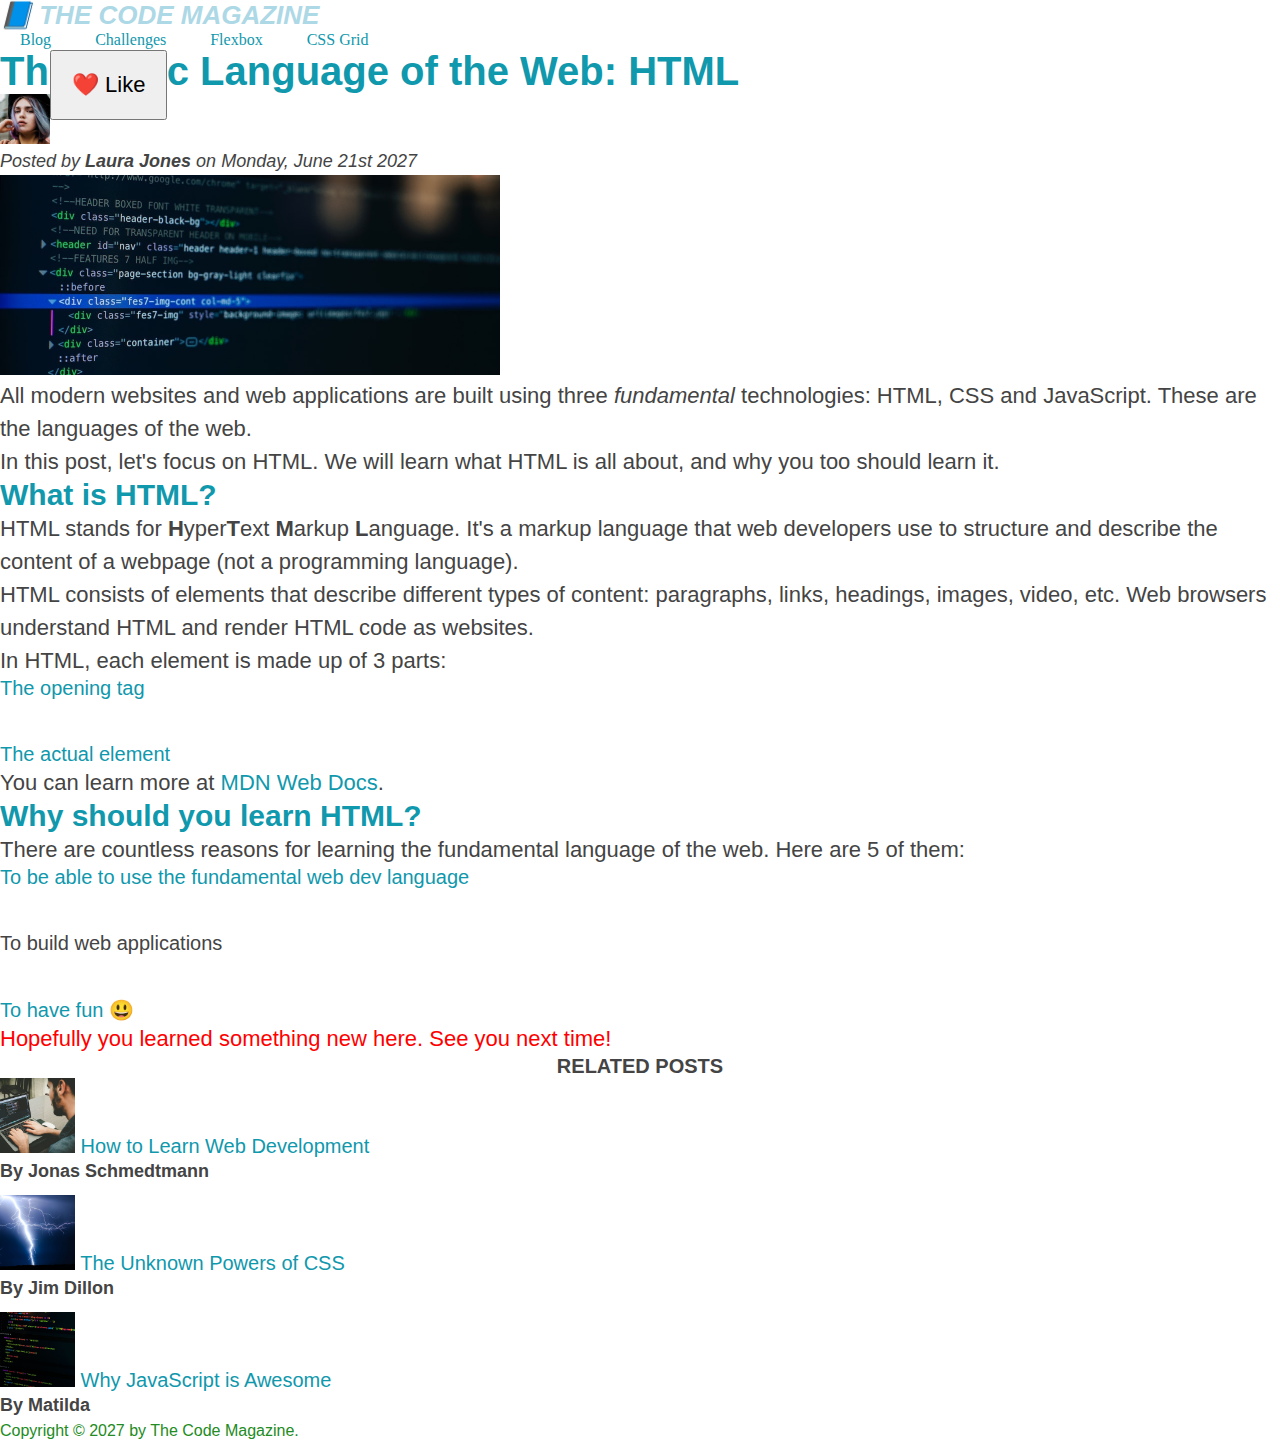
<file: index.html>
<!DOCTYPE html>
<html lang="en">

<head>
  <meta charset="UTF-8" />

  <title>The Basic Language of the Web: HTML</title>
  <!-- here it is example of  internal css given below -->
  <!-- <style>
    h1 {
      color: blue;
    }
  </style> -->
  <link href="style.css" rel="stylesheet" />
</head>

<body>
  <!--
    <h1>The Basic Language of the Web: HTML</h1>
    <h2>The Basic Language of the Web: HTML</h2>
    <h3>The Basic Language of the Web: HTML</h3>
    <h4>The Basic Language of the Web: HTML</h4>
    <h5>The Basic Language of the Web: HTML</h5>
    <h6>The Basic Language of the Web: HTML</h6>
    -->
  <header class="main-header">
    <!-- inline css should never be used blew this is the example of inline css-->
    <h1 style="color:lightblue">📘 The Code Magazine</h1>

    <nav class="nav">
      <a href="blog.html">Blog</a>
      <a href="#">Challenges</a>
      <a href="#">Flexbox</a>
      <a href="#">CSS Grid</a>
    </nav>
  </header>

  <article>
    <header>
      <h2>The Basic Language of the Web: HTML</h2>

      <img src="img/laura-jones.jpg" alt="Headshot of Laura Jones" height="50" width="50" />

      <p id="author"> Posted by <strong>Laura Jones</strong> on Monday, June 21st 2027</p>

      <img src="img/post-img.jpg" alt="HTML code on a screen" width="500" height="200" />
    </header>

    <p>
      All modern websites and web applications are built using three
      <em>fundamental</em>
      technologies: HTML, CSS and JavaScript. These are the languages of the
      web.
    </p>

    <p>
      In this post, let's focus on HTML. We will learn what HTML is all about,
      and why you too should learn it.
    </p>

    <h3>What is HTML?</h3>
    <p>
      HTML stands for <strong>H</strong>yper<strong>T</strong>ext
      <strong>M</strong>arkup <strong>L</strong>anguage. It's a markup
      language that web developers use to structure and describe the content
      of a webpage (not a programming language).
    </p>
    <p>
      HTML consists of elements that describe different types of content:
      paragraphs, links, headings, images, video, etc. Web browsers understand
      HTML and render HTML code as websites.
    </p>
    <p>In HTML, each element is made up of 3 parts:</p>

    <ol>
      <li>The opening tag</li>
      <li>The closing tag </li>
      <li>The actual element</li>
    </ol>

    <p>
      You can learn more at
      <a href="https://developer.mozilla.org/en-US/docs/Web/HTML" target="_blank">MDN Web Docs</a>.
    </p>

    <h3>Why should you learn HTML?</h3>

    <p>
      There are countless reasons for learning the fundamental language of the
      web. Here are 5 of them:
    </p>

    <ul>
      <li>To be able to use the fundamental web dev language</li>
      <li>
        To hand-craft beautiful websites instead of relying on tools like
        Worpress or Wix
      </li>
      <li>To build web applications</li>
      <li>To impress friends</li>
      <li>To have fun 😃</li>
    </ul>

    <p>Hopefully you learned something new here. See you next time!</p>
  </article>

  <aside>
    <h4>Related posts</h4>

    <ul id="ul">
      <li>
        <img src="img/related-1.jpg" alt="Person programming" width="75" width="75" />
        <a href="#">How to Learn Web Development</a>
        <p class="related-author">By Jonas Schmedtmann</p>
      </li>
      <li>
        <img src="img/related-2.jpg" alt="Lightning" width="75" heigth="75" />
        <a href="#">The Unknown Powers of CSS</a>
        <p class="related-author">By Jim Dillon</p>
      </li>
      <li>
        <img src="img/related-3.jpg" alt="JavaScript code on a screen" width="75" height="75" />
        <a href="#">Why JavaScript is Awesome</a>
        <p class="related-author">By Matilda</p>
      </li>
    </ul>
  </aside>

  <footer>
    <p id="copyright" class="copyright text"> Copyright &copy; 2027 by The Code Magazine.</p>
  </footer>
  <div class="main-cointainer"></div>
  <button class="btn">❤️ Like</button>
</body>

</html>
</file>
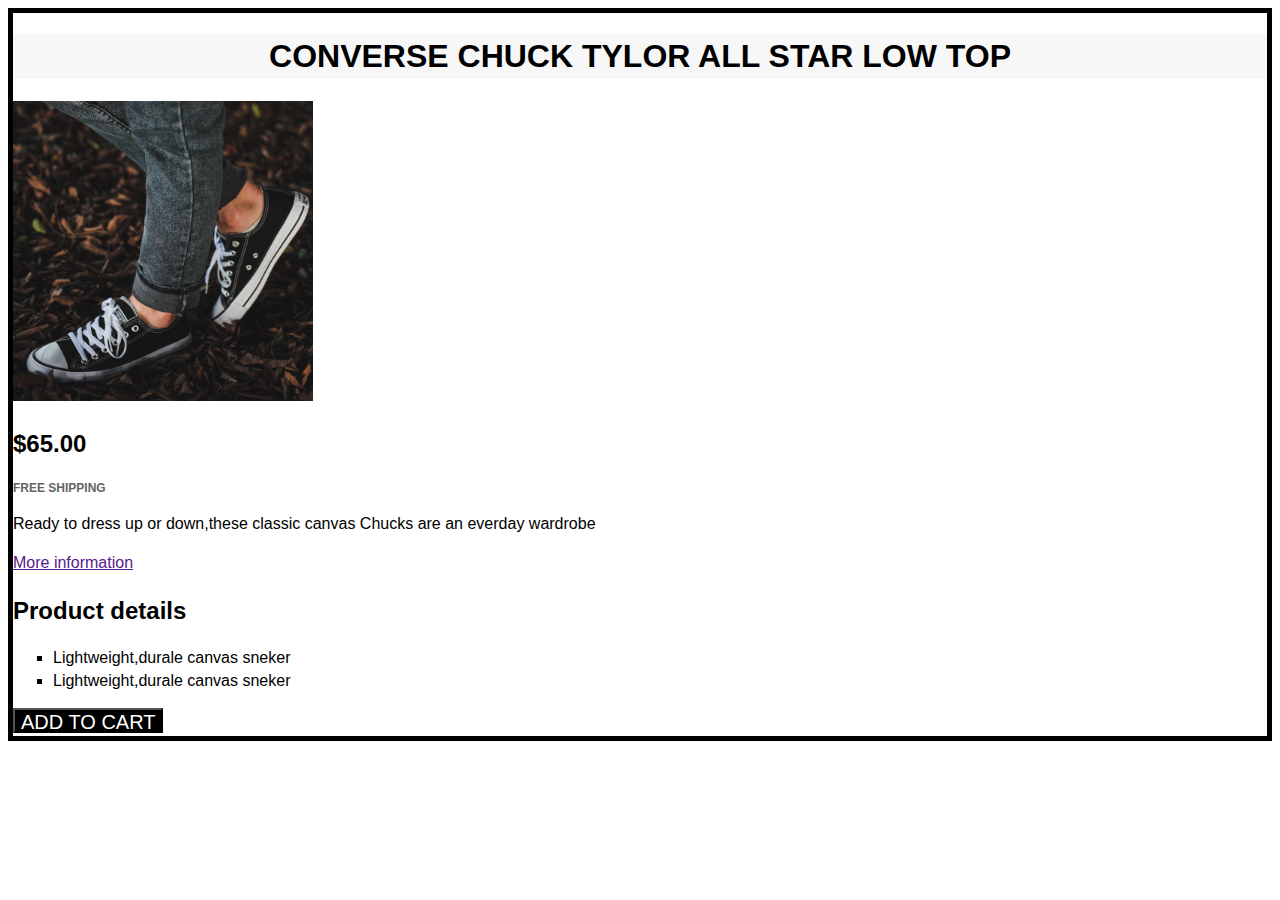
<file: 02-HTML-Fundamentals/index.html>
<!DOCTYPE html>
<html lang="en">
<!-- challenge 1 -->

<head>
  <meta charset="UTF-8">
  <meta http-equiv="X-UA-Compatible" content="IE=edge">
  <meta name="viewport" content="width=device-width, initial-scale=1.0">
  <title>Document</title>
  <link rel="stylesheet" href="style.css">
</head>

<body>
  <h1 class="h1">Converse Chuck Tylor All Star Low Top</h1>
  <img class="img" src="challenges.jpg" alt="shoes">
  <h2>$65.00</h2>
  <h3 class="h3">Free shipping</h3>
  <p>Ready to dress up or down,these classic canvas Chucks are an everday wardrobe</p>
  <a class="a" href="">More information</a>
  <h2>Product details </h2>
  <ul>
    <li>
      Lightweight,durale canvas sneker
    </li>
    <li>
      Lightweight,durale canvas sneker
    </li>
  </ul>
  <button class="button"><span class="hover">Add to cart</span> </button>
</body>

</html>
</file>
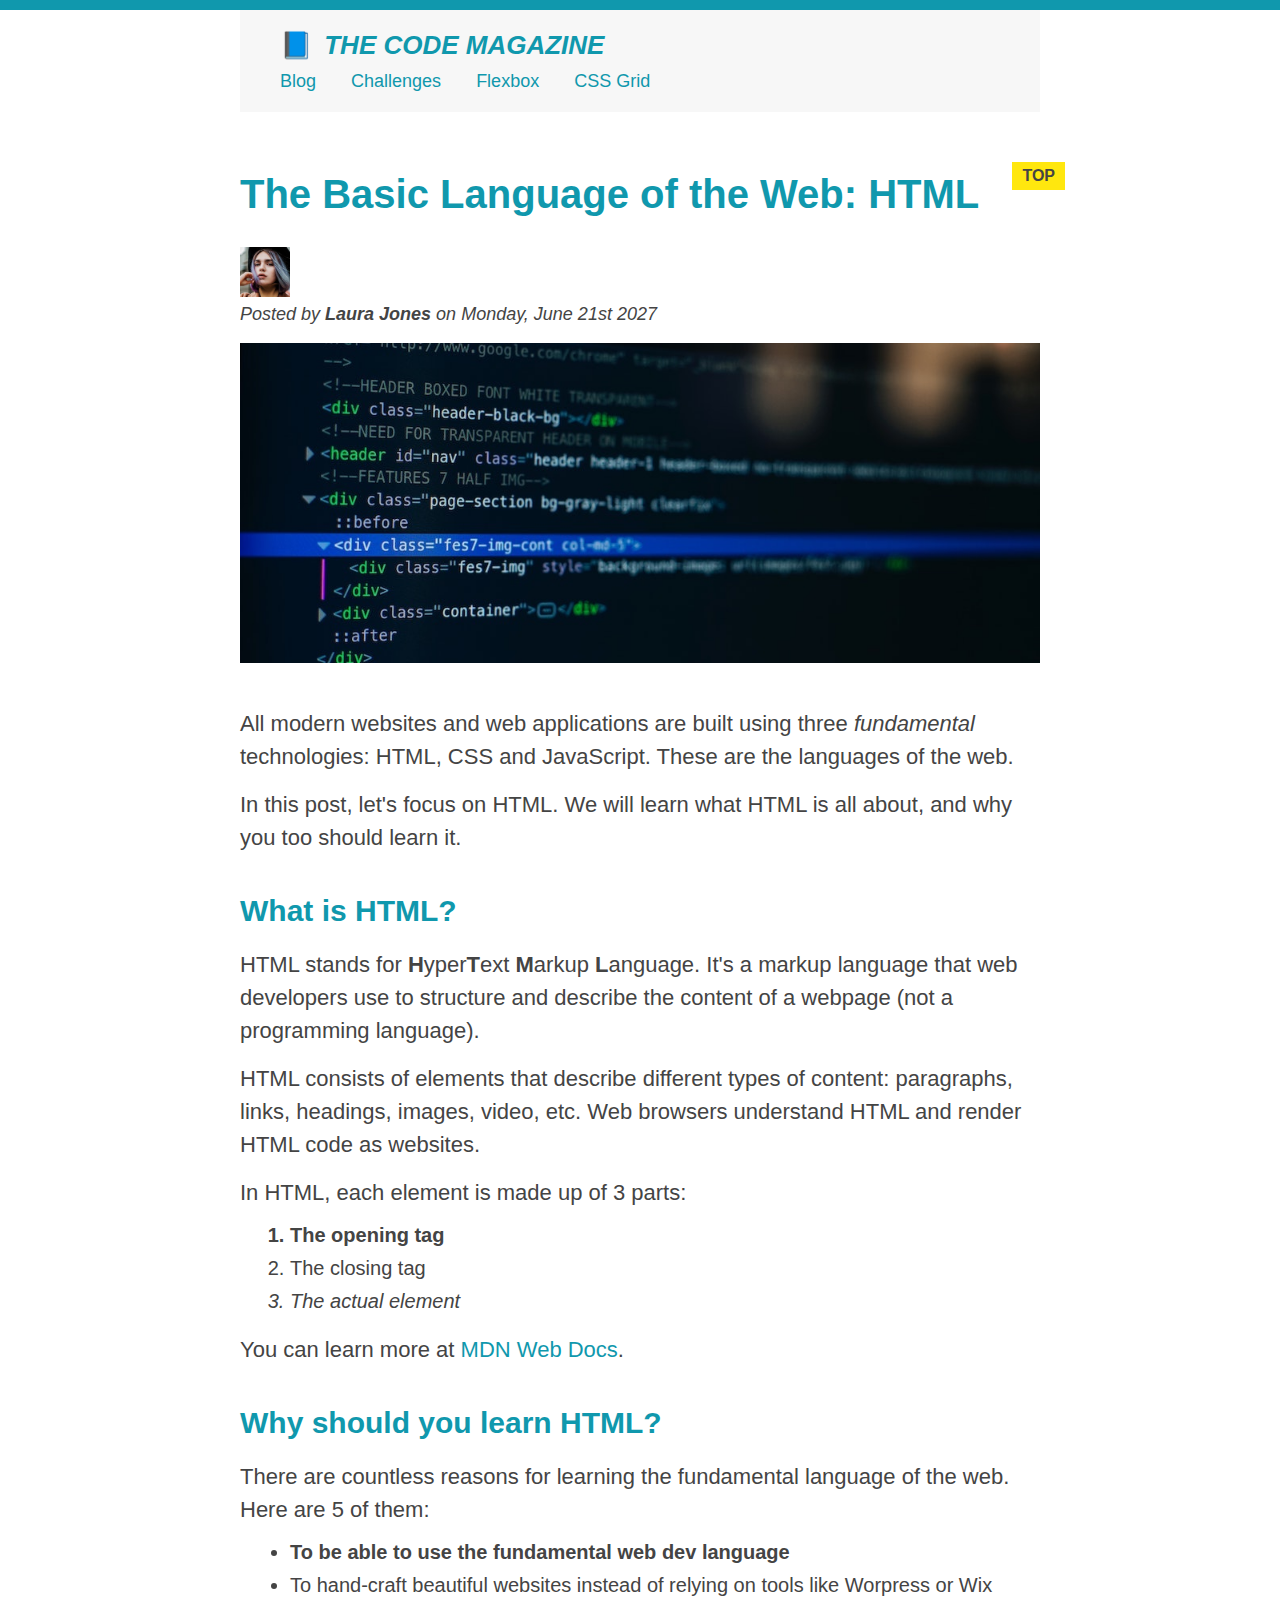
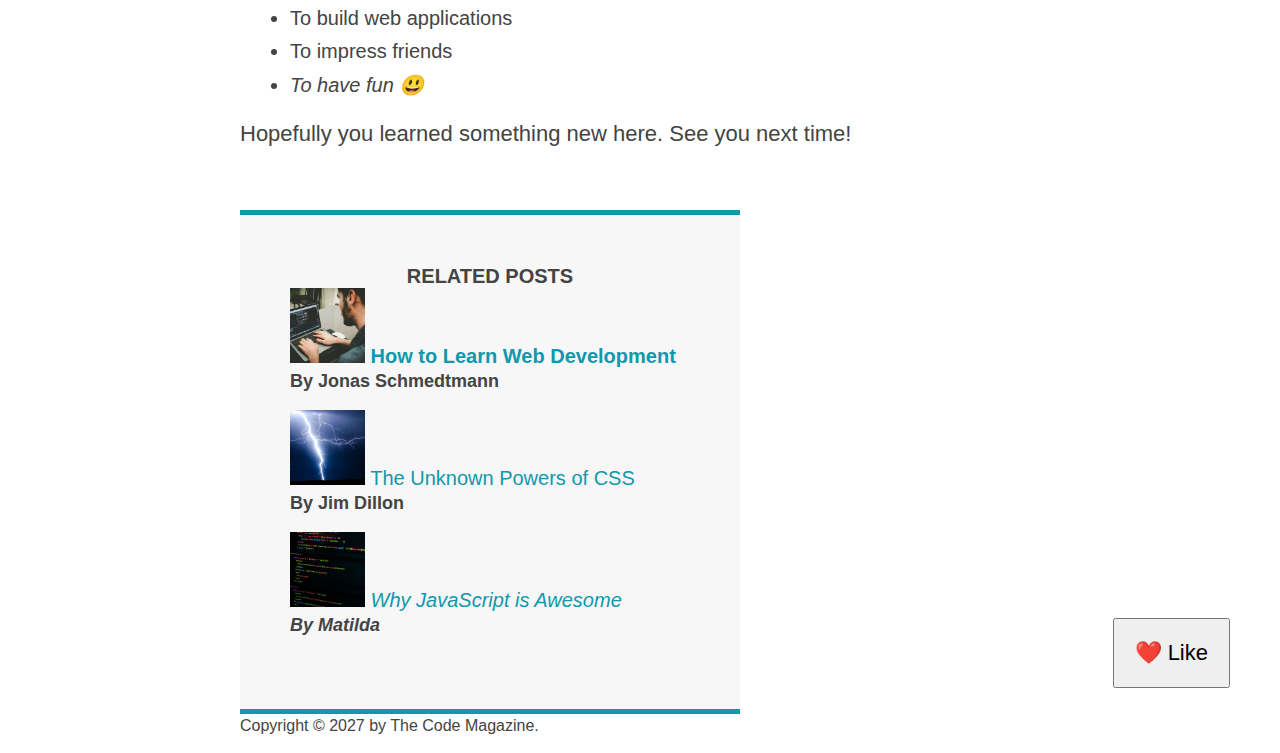
<file: 04-CSS-Layouts/index.html>
<!DOCTYPE html>
<html lang="en">
  <head>
    <meta charset="UTF-8" />
    <link href="style.css" rel="stylesheet" />

    <title>The Basic Language of the Web: HTML</title>
  </head>

  <body>
    <!--
    <h1>The Basic Language of the Web: HTML</h1>
    <h2>The Basic Language of the Web: HTML</h2>
    <h3>The Basic Language of the Web: HTML</h3>
    <h4>The Basic Language of the Web: HTML</h4>
    <h5>The Basic Language of the Web: HTML</h5>
    <h6>The Basic Language of the Web: HTML</h6>
    -->

    <div class="container">
      <header class="main-header">
        <h1>📘 The Code Magazine</h1>

        <nav>
          <!-- <strong>This is the navigation</strong> -->
          <a href="blog.html">Blog</a>
          <a href="#">Challenges</a>
          <a href="#">Flexbox</a>
          <a href="#">CSS Grid</a>
        </nav>
      </header>

      <article>
        <header class="post-header">
          <h2>The Basic Language of the Web: HTML</h2>

          <img
            src="img/laura-jones.jpg"
            alt="Headshot of Laura Jones"
            height="50"
            width="50"
          />

          <p id="author">
            Posted by <strong>Laura Jones</strong> on Monday, June 21st 2027
          </p>

          <img
            src="img/post-img.jpg"
            alt="HTML code on a screen"
            width="500"
            height="200"
            class="post-img"
          />
          <button>❤️ Like</button>
        </header>

        <p>
          All modern websites and web applications are built using three
          <em>fundamental</em>
          technologies: HTML, CSS and JavaScript. These are the languages of the
          web.
        </p>

        <p>
          In this post, let's focus on HTML. We will learn what HTML is all
          about, and why you too should learn it.
        </p>

        <h3>What is HTML?</h3>
        <p>
          HTML stands for <strong>H</strong>yper<strong>T</strong>ext
          <strong>M</strong>arkup <strong>L</strong>anguage. It's a markup
          language that web developers use to structure and describe the content
          of a webpage (not a programming language).
        </p>
        <p>
          HTML consists of elements that describe different types of content:
          paragraphs, links, headings, images, video, etc. Web browsers
          understand HTML and render HTML code as websites.
        </p>
        <p>In HTML, each element is made up of 3 parts:</p>

        <ol>
          <li class="first-li">The opening tag</li>
          <li>The closing tag</li>
          <li>The actual element</li>
        </ol>

        <p>
          You can learn more at
          <a
            href="https://developer.mozilla.org/en-US/docs/Web/HTML"
            target="_blank"
            >MDN Web Docs</a
          >.
        </p>

        <h3>Why should you learn HTML?</h3>

        <p>
          There are countless reasons for learning the fundamental language of
          the web. Here are 5 of them:
        </p>

        <ul>
          <li class="first-li">
            To be able to use the fundamental web dev language
          </li>
          <li>
            To hand-craft beautiful websites instead of relying on tools like
            Worpress or Wix
          </li>
          <li>To build web applications</li>
          <li>To impress friends</li>
          <li>To have fun 😃</li>
        </ul>

        <p>Hopefully you learned something new here. See you next time!</p>
      </article>

      <aside>
        <h4>Related posts</h4>

        <ul class="related">
          <li>
            <img
              src="img/related-1.jpg"
              alt="Person programming"
              width="75"
              height="75"
            />
            <a href="#">How to Learn Web Development</a>
            <p class="related-author">By Jonas Schmedtmann</p>
          </li>
          <li>
            <img
              src="img/related-2.jpg"
              alt="Lightning"
              width="75"
              height="75"
            />
            <a href="#">The Unknown Powers of CSS</a>
            <p class="related-author">By Jim Dillon</p>
          </li>
          <li>
            <img
              src="img/related-3.jpg"
              alt="JavaScript code on a screen"
              width="75"
              height="75"
            />
            <a href="#">Why JavaScript is Awesome</a>
            <p class="related-author">By Matilda</p>
          </li>
        </ul>
      </aside>

      <footer>
        <p id="copyright" class="copyright text">
          Copyright &copy; 2027 by The Code Magazine.
        </p>
      </footer>
    </div>
  </body>
</html>
</file>
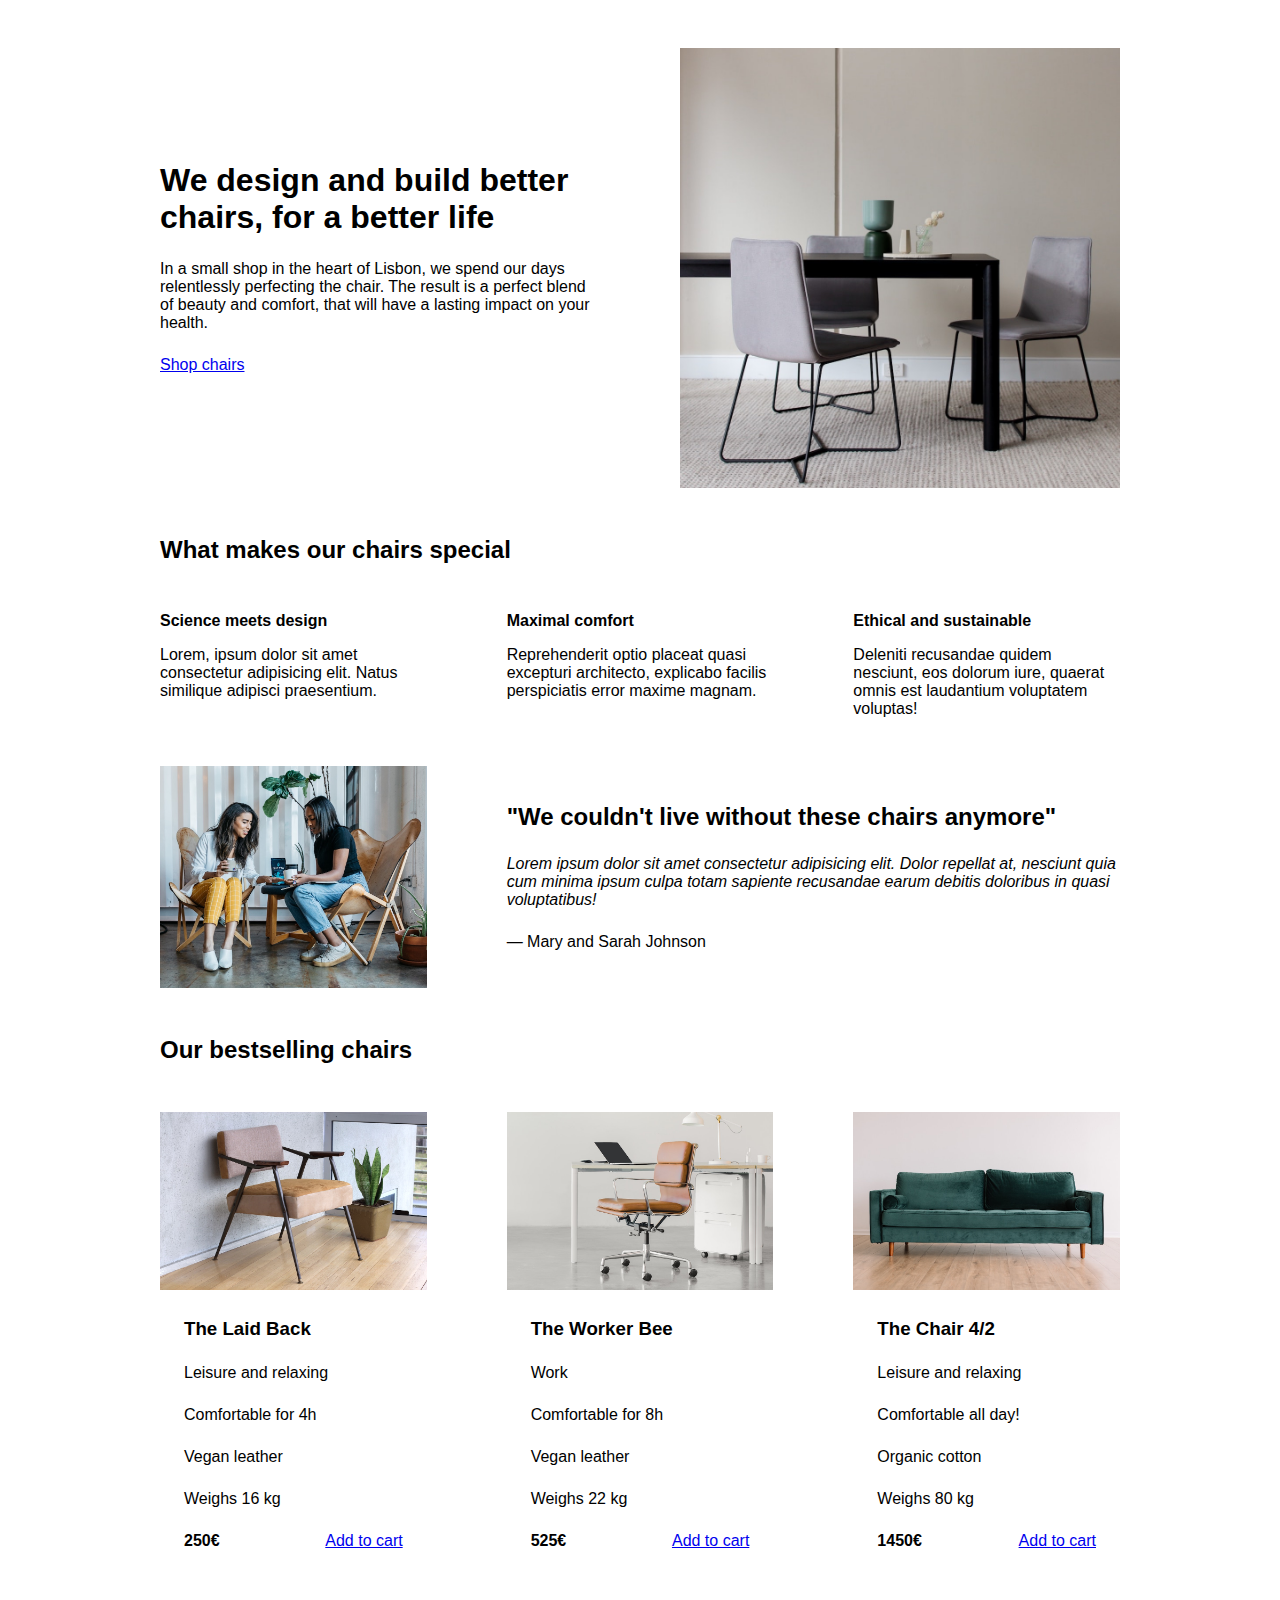
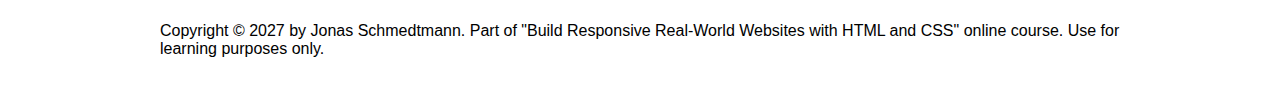
<file: 05-Design/index.html>
<!DOCTYPE html>
<html lang="en">
  <head>
    <meta charset="UTF-8" />
    <meta http-equiv="X-UA-Compatible" content="IE=edge" />
    <meta name="viewport" content="width=device-width, initial-scale=1.0" />

    <link rel="stylesheet" href="style.css" />
    <title>Lisbon Chair Shop</title>
  </head>
  <body>
    <div class="container">
      <header>
        <div class="header-text-box">
          <h1>We design and build better chairs, for a better life</h1>
          <p class="header-text">
            In a small shop in the heart of Lisbon, we spend our days
            relentlessly perfecting the chair. The result is a perfect blend of
            beauty and comfort, that will have a lasting impact on your health.
          </p>
          <a class="btn btn--big" href="#">Shop chairs</a>
        </div>
        <img src="hero.jpg" alt="Photo" />
      </header>

      <section>
        <h2>What makes our chairs special</h2>
        <div class="grid-3-cols">
          <div>
            <p class="features-title"><strong>Science meets design</strong></p>
            <p class="features-text">
              Lorem, ipsum dolor sit amet consectetur adipisicing elit. Natus
              similique adipisci praesentium.
            </p>
          </div>

          <div>
            <p class="features-title">
              <strong>Maximal comfort</strong>
            </p>
            <p class="features-text">
              Reprehenderit optio placeat quasi excepturi architecto, explicabo
              facilis perspiciatis error maxime magnam.
            </p>
          </div>

          <div>
            <p class="features-title">
              <strong>Ethical and sustainable</strong>
            </p>
            <p class="features-text">
              Deleniti recusandae quidem nesciunt, eos dolorum iure, quaerat
              omnis est laudantium voluptatem voluptas!
            </p>
          </div>
        </div>
      </section>

      <section class="testimonial-section">
        <div class="grid-3-cols">
          <img src="customers.jpg" alt="People sitting on chairs" />
          <div class="testimonial-box">
            <h2>"We couldn't live without these chairs anymore"</h2>
            <blockquote class="testimonial-text">
              Lorem ipsum dolor sit amet consectetur adipisicing elit. Dolor
              repellat at, nesciunt quia cum minima ipsum culpa totam sapiente
              recusandae earum debitis doloribus in quasi voluptatibus!
            </blockquote>
            <p class="testimonial-author">&mdash; Mary and Sarah Johnson</p>
          </div>
        </div>
      </section>

      <section>
        <h2>Our bestselling chairs</h2>
        <div class="grid-3-cols">
          <figure class="chair">
            <img src="chair-1.jpg" alt="Chair" />
            <div class="chair-box">
              <h3>The Laid Back</h3>
              <ul class="chair-details">
                <li>
                  <!-- Span is a generic INLINE text element, it doesn't have any meaning. It's like a div element, but inline -->
                  <span>Leisure and relaxing</span>
                </li>
                <li>
                  <span>Comfortable for 4h</span>
                </li>
                <li>
                  <span>Vegan leather</span>
                </li>
                <li>
                  <span>Weighs 16 kg</span>
                </li>
              </ul>
              <div class="chair-price">
                <strong>250€</strong>
                <a href="#" class="btn btn--small">Add to cart</a>
              </div>
            </div>
          </figure>

          <figure class="chair">
            <img src="chair-2.jpg" alt="Chair" />
            <div class="chair-box">
              <h3>The Worker Bee</h3>
              <ul class="chair-details">
                <li>
                  <span>Work</span>
                </li>
                <li>
                  <span>Comfortable for 8h</span>
                </li>
                <li>
                  <span>Vegan leather</span>
                </li>
                <li>
                  <span>Weighs 22 kg</span>
                </li>
              </ul>
              <div class="chair-price">
                <strong>525€</strong>
                <a href="#" class="btn btn--small">Add to cart</a>
              </div>
            </div>
          </figure>

          <figure class="chair">
            <img src="chair-3.jpg" alt="Chair" />
            <div class="chair-box">
              <h3>The Chair 4/2</h3>
              <ul class="chair-details">
                <li>
                  <span>Leisure and relaxing</span>
                </li>
                <li>
                  <span>Comfortable all day!</span>
                </li>
                <li>
                  <span>Organic cotton</span>
                </li>
                <li>
                  <span>Weighs 80 kg</span>
                </li>
              </ul>
              <div class="chair-price">
                <strong>1450€</strong>
                <a href="#" class="btn btn--small">Add to cart</a>
              </div>
            </div>
          </figure>
        </div>
      </section>

      <footer>
        Copyright &copy; 2027 by Jonas Schmedtmann. Part of "Build Responsive
        Real-World Websites with HTML and CSS" online course. Use for learning
        purposes only.
      </footer>
    </div>
  </body>
</html>
</file>
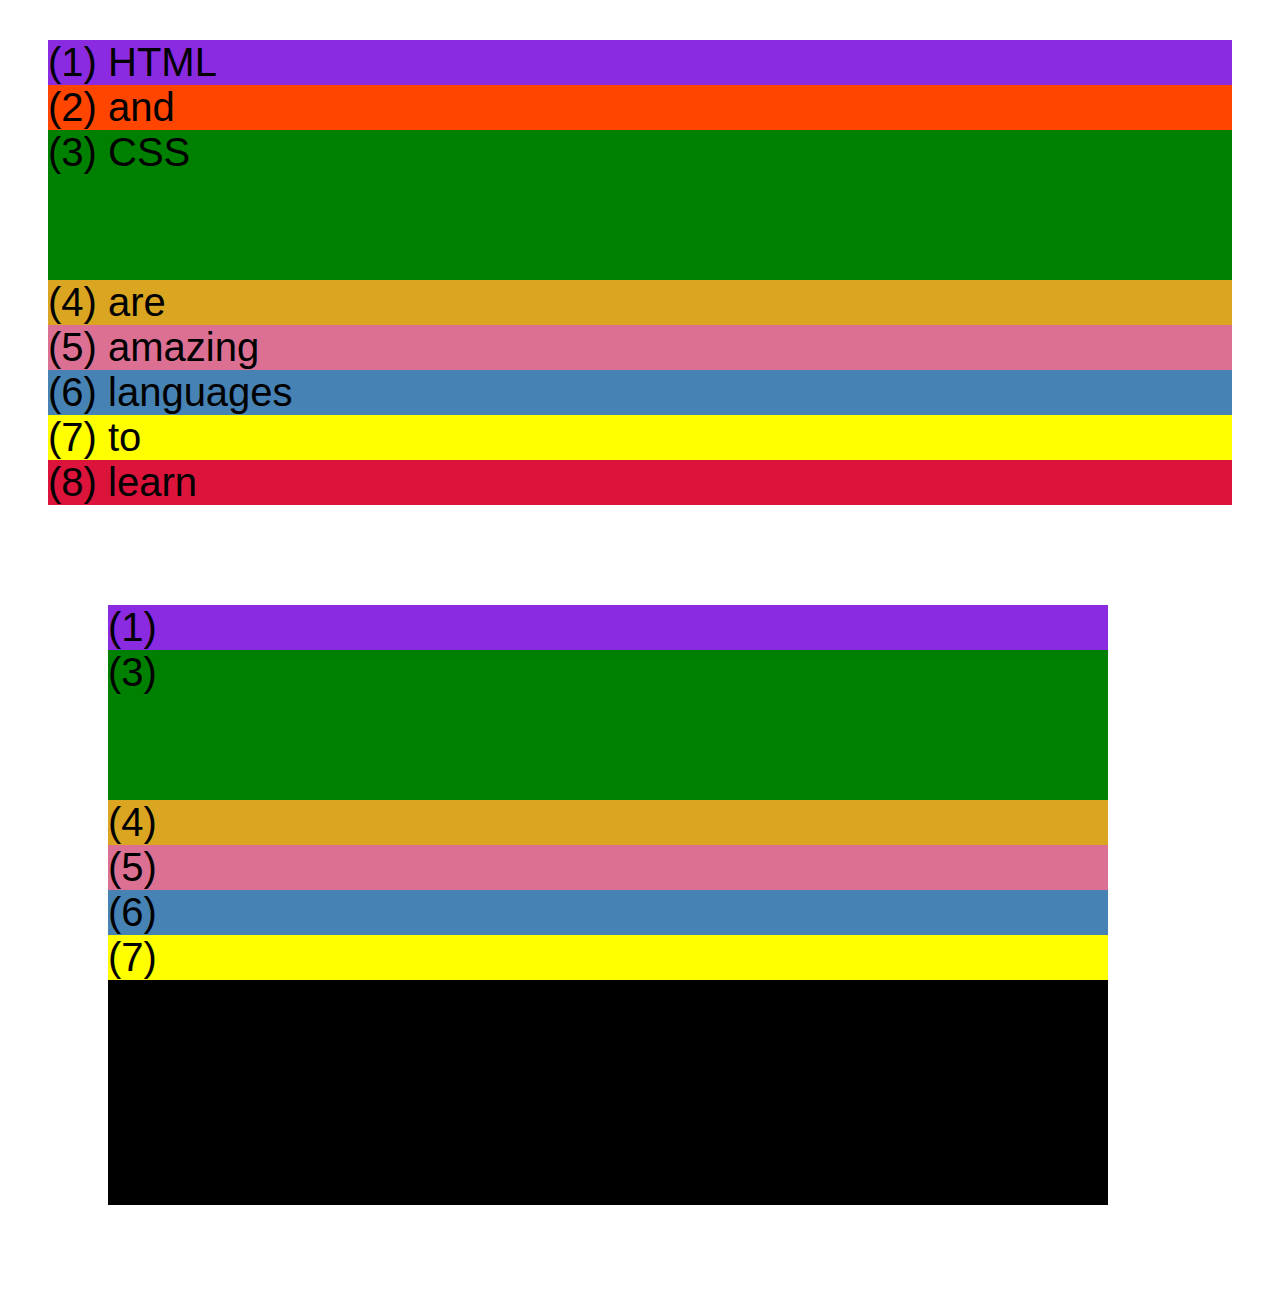
<file: 04-CSS-Layouts/css-grid.html>
<!DOCTYPE html>
<html lang="en">
  <head>
    <meta charset="UTF-8" />
    <meta http-equiv="X-UA-Compatible" content="IE=edge" />
    <meta name="viewport" content="width=device-width, initial-scale=1.0" />
    <title>CSS Grid</title>
    <style>
      .el--1 {
        background-color: blueviolet;
      }
      .el--2 {
        background-color: orangered;
      }
      .el--3 {
        background-color: green;
        height: 150px;
      }
      .el--4 {
        background-color: goldenrod;
      }
      .el--5 {
        background-color: palevioletred;
      }
      .el--6 {
        background-color: steelblue;
      }
      .el--7 {
        background-color: yellow;
      }
      .el--8 {
        background-color: crimson;
      }

      .container--1 {
        /* STARTER */
        font-family: sans-serif;
        background-color: #ddd;
        font-size: 40px;
        margin: 40px;

        /* CSS GRID */
      }

      .container--2 {
        /* STARTER */
        font-family: sans-serif;
        background-color: black;
        font-size: 40px;
        margin: 100px;

        width: 1000px;
        height: 600px;

        /* CSS GRID */
      }
    </style>
  </head>
  <body>
    <div class="container--1">
      <div class="el el--1">(1) HTML</div>
      <div class="el el--2">(2) and</div>
      <div class="el el--3">(3) CSS</div>
      <div class="el el--4">(4) are</div>
      <div class="el el--5">(5) amazing</div>
      <div class="el el--6">(6) languages</div>
      <div class="el el--7">(7) to</div>
      <div class="el el--8">(8) learn</div>
    </div>

    <div class="container--2">
      <div class="el el--1">(1)</div>
      <div class="el el--3">(3)</div>
      <div class="el el--4">(4)</div>
      <div class="el el--5">(5)</div>
      <div class="el el--6">(6)</div>
      <div class="el el--7">(7)</div>
    </div>
  </body>
</html>
</file>
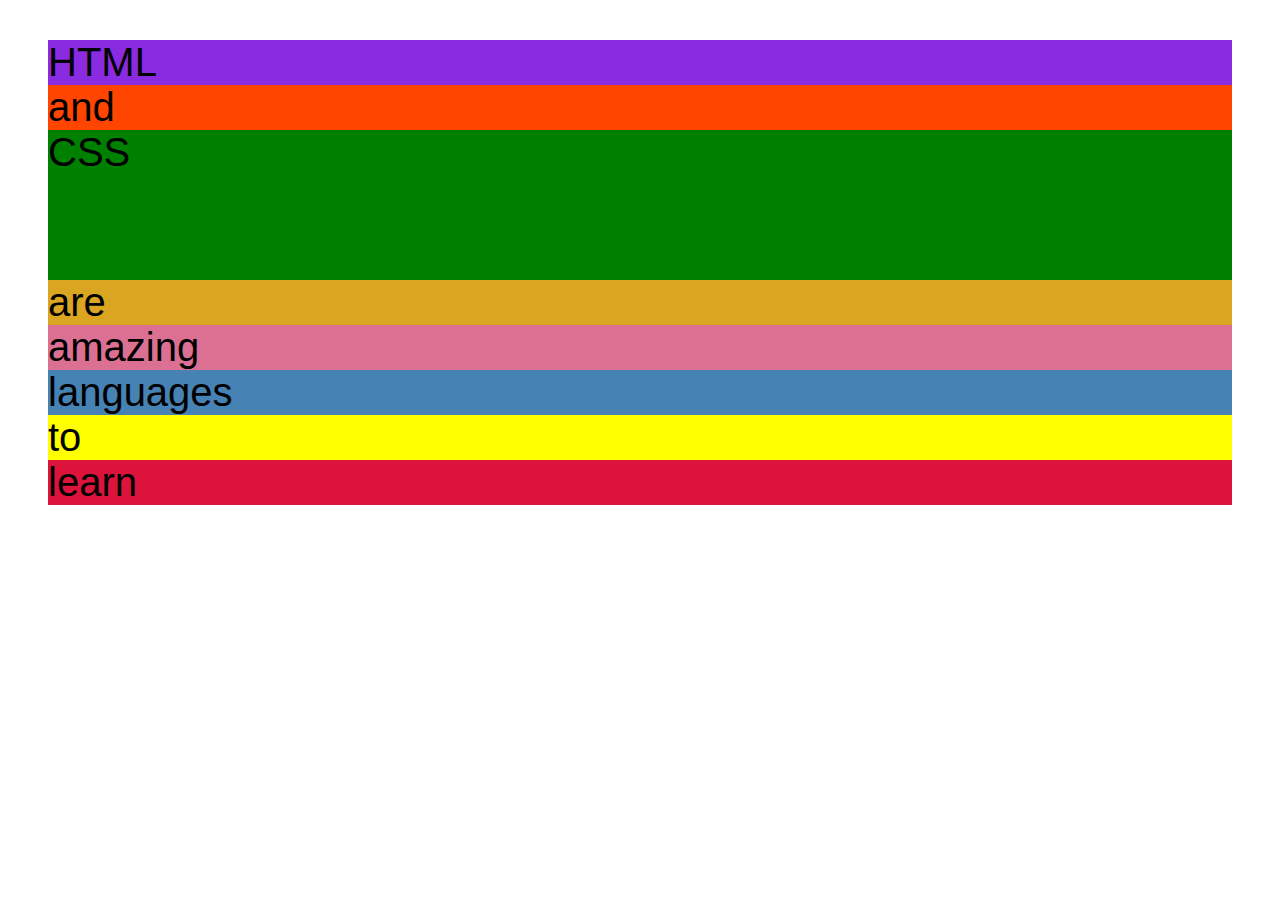
<file: 04-CSS-Layouts/flexbox.html>
<!DOCTYPE html>
<html lang="en">
  <head>
    <meta charset="UTF-8" />
    <meta http-equiv="X-UA-Compatible" content="IE=edge" />
    <meta name="viewport" content="width=device-width, initial-scale=1.0" />
    <title>Flexbox</title>
    <style>
      .el--1 {
        background-color: blueviolet;
      }
      .el--2 {
        background-color: orangered;
      }
      .el--3 {
        background-color: green;
        height: 150px;
      }
      .el--4 {
        background-color: goldenrod;
      }
      .el--5 {
        background-color: palevioletred;
      }
      .el--6 {
        background-color: steelblue;
      }
      .el--7 {
        background-color: yellow;
      }
      .el--8 {
        background-color: crimson;
      }

      .container {
        /* STARTER */
        font-family: sans-serif;
        background-color: #ddd;
        font-size: 40px;
        margin: 40px;

        /* FLEXBOX */
      }
    </style>
  </head>
  <body>
    <div class="container">
      <div class="el el--1">HTML</div>
      <div class="el el--2">and</div>
      <div class="el el--3">CSS</div>
      <div class="el el--4">are</div>
      <div class="el el--5">amazing</div>
      <div class="el el--6">languages</div>
      <div class="el el--7">to</div>
      <div class="el el--8">learn</div>
    </div>
  </body>
</html>
</file>
<file: style.css>
* {
  padding: 0;
  margin: 0;
}

body {
  position: relative;
}

/* images perform as inline-block elements  
which is they can be inline but have have the property of block elements*/

/* in inline elements margin and padding are in horizontal direction that is left and right 
not in vertical directions */
.nav a:link {
  margin: 20px;
}
/*given below is  a example of   list selectors  */
.main-cointainer {
  width: 800px;
  /* margin-left: auto;
  margin-right: auto; */
  margin: 0 auto;
}
h1,
h2,
h3,
h4,
p,
li {
  font-family: sans-serif;
  color: #444;
}
h1,
h2,
h3 {
  color: #1098ad;
}
h1 {
  font-size: 26px;
  text-transform: uppercase;
  font-style: italic;
}
h2 {
  font-size: 40px;
}

h3 {
  font-size: 30px;
}

h4 {
  font-size: 20px;
  text-align: center;
  text-transform: uppercase;
}

p {
  font-size: 22px;
  line-height: 1.5;
}

li {
  font-size: 20px;
  margin-bottom: 10px;
  /* list-style-type: none; */
}
li:last-child {
  margin-bottom: 0px;
}

/*  given below is a example of desendent selector */
footer p {
  font-size: 16px;
}

/* article header p {
  font-style: italic;
} */

/* id are always unique but class can be shared among others as well */
#author {
  font-style: italic;
  font-size: 18px;
}

#copyright {
  font-size: 16px;
}

.related-author {
  font-size: 18px;
  font-weight: bold;
}

/* always prefer class over ids as we have to implement it for future work so classes are more useful */
#ul {
  list-style-type: none;
}

/* p {
  background-color: #f7f7f7;
  border: 5px solid #1098ad;
} */

/*pseudo classes they are used for same types of item eg lists dont work
 well with desendent selectors */
li:first-child {
  color: #1098ad;
}
li:last-child {
  color: #1098ad;
}
li:nth-child(even) {
  color: #fff;
}

article p:last-child {
  color: red;
}
/* styling hyperlink using psuedo classes */
a:link {
  color: #1098ad;
  text-decoration: none;
}
a:visited {
}
a:hover {
  color: yellowgreen;
  text-decoration: underline dotted olivedrab;
  font-weight: bold;
}
a:active {
  background-color: black;
  font-style: italic;
}
/* style links in lvha : link visted hover active  */

/* resolving conflicts in css selectors and rules used*/
#copyright {
  color: red;
}
.copyright {
  color: blue;
}
/* both class copyright and text have same priority so last one among them will be applied  */
.text {
  color: yellow;
}
/* important keywork have highest pirority ammong all selectors but we should not use it */
footer p {
  color: forestgreen !important;
}
/* centreting the element */
/*  */

.btn {
  font-size: 22px;
  padding: 20px;
  cursor: pointer;
  top: 50px;
  left: 50px;
  position: absolute;
}
</file>
<file: 02-HTML-Fundamentals/style.css>
body {
  border: 5px solid black;
  font-family: sans-serif;
  line-height: 1.4;
}

.h1 {
  text-align: center;
  font-style: bold;
  text-transform: uppercase;
  background-color: #f7f7f7;
}
.h3 {
  text-transform: uppercase;
  color: rgb(100, 100, 100);
  font-size: 12px;
  text: bold;
}

.img {
  width: 300px;
  height: 300px;
}

.a:hover {
  text-decoration: none;
}

.button {
  height: 25px;
  text-transform: uppercase;
  font-size: 20px;
  background-color: black;
  color: white;
}

.button:hover {
  background-color: white;
  color: black;
}

.button {
  cursor: pointer;
}
li {
  list-style: square;
}
/* 
.hover:.button:hover {
} */
/* 


vbkjjljjj */
</file>
<file: 04-CSS-Layouts/style.css>
* {
  /* border-top: 10px solid #1098ad; */
  margin: 0;
  padding: 0;
}

/* PAGE SECTIONS */
body {
  color: #444;
  font-family: sans-serif;

  border-top: 10px solid #1098ad;
  position: relative;
}

.container {
  width: 800px;
  /* margin-left: auto;
  margin-right: auto; */
  margin: 0 auto;
}

.main-header {
  background-color: #f7f7f7;
  /* padding: 20px;
  padding-left: 40px;
  padding-right: 40px; */
  padding: 20px 40px;
  margin-bottom: 60px;
  /* height: 80px; */
}

nav {
  font-size: 18px;
  /* text-align: center; */
}

article {
  margin-bottom: 60px;
}

.post-header {
  margin-bottom: 40px;
  /* position: relative; */
}

aside {
  background-color: #f7f7f7;
  border-top: 5px solid #1098ad;
  border-bottom: 5px solid #1098ad;
  /* padding-top: 50px;
  padding-bottom: 50px; */
  padding: 50px 0;
  width: 500px;
}

/* SMALLER ELEMENTS */
h1,
h2,
h3 {
  color: #1098ad;
}

h1 {
  font-size: 26px;
  text-transform: uppercase;
  font-style: italic;
}

h2 {
  font-size: 40px;
  margin-bottom: 30px;
}

h3 {
  font-size: 30px;
  margin-bottom: 20px;
  margin-top: 40px;
}

h4 {
  font-size: 20px;
  text-transform: uppercase;
  text-align: center;
}

p {
  font-size: 22px;
  line-height: 1.5;
  margin-bottom: 15px;
}

ul,
ol {
  margin-left: 50px;
  margin-bottom: 20px;
}

li {
  font-size: 20px;
  margin-bottom: 10px;
  /* display: inline; */
}

li:last-child {
  margin-bottom: 0;
}

/* footer p {
  font-size: 16px;
} */

/* article header p {
  font-style: italic;
} */

#author {
  font-style: italic;
  font-size: 18px;
}

#copyright {
  font-size: 16px;
}

.related-author {
  font-size: 18px;
  font-weight: bold;
}

/* ul {
  list-style: none;
} */

.related {
  list-style: none;
}

body {
  /* background-color: orangered; */
}

/* .first-li {
  font-weight: bold;
} */

li:first-child {
  font-weight: bold;
}

li:last-child {
  font-style: italic;
}

li:nth-child(even) {
  /* color: red; */
}

/* Misconception: this won't work! */
article p:first-child {
  color: red;
}

/* Styling links */
a:link {
  color: #1098ad;
  text-decoration: none;
}

a:visited {
  /* color: #777; */
  color: #1098ad;
}

a:hover {
  color: orangered;
  font-weight: bold;
  text-decoration: underline orangered;
}

a:active {
  background-color: black;
  font-style: italic;
}
/* LVHA */

.post-img {
  width: 100%;
  height: auto;
}

nav a:link {
  /* background-color: orangered;
  margin: 20px;
  padding: 20px;

  display: block; */

  margin-right: 30px;
  margin-top: 10px;
  display: inline-block;
}

nav a:link:last-child {
  margin-right: 0;
}

button {
  font-size: 22px;
  padding: 20px;
  cursor: pointer;

  position: absolute;
  /* top: 50px;
  left: 50px; */
  bottom: 50px;
  right: 50px;
}

h1::first-letter {
  font-style: normal;
  margin-right: 5px;
}

h3 + p::first-line {
  /* color: red; */
}

h2 {
  /* background-color: orange; */
  position: relative;
}

h2::before {
  content: "TOP";
  background-color: #ffe70e;
  color: #444;
  font-size: 16px;
  font-weight: bold;
  display: inline-block;
  padding: 5px 10px;
  position: absolute;
  top: -10px;
  right: -25px;
}

/* Resolving conflicts */
/* #copyright {
  color: red;
}

.copyright {
  color: blue;
}

.text {
  color: yellow;
}

footer p {
  color: green !important;
} */

/* nav a:link,
nav p {
  font-size: 18px;
} */
</file>
<file: 05-Design/style.css>
/*
SPACING SYSTEM (px)
2 / 4 / 8 / 12 / 16 / 24 / 32 / 48 / 64 / 80 / 96 / 128

FONT SIZE SYSTEM (px)
10 / 12 / 14 / 16 / 18 / 20 / 24 / 30 / 36 / 44 / 52 / 62 / 74 / 86 / 98
*/

* {
  margin: 0;
  padding: 0;
  box-sizing: border-box;
}

/* ------------------------ */
/* GENERAL STYLES */
/* ------------------------ */
body {
  font-family: sans-serif;
}

.container {
  width: 960px;
  margin: 0 auto;
}

header,
section {
  margin-bottom: 48px;
}

h2 {
  margin-bottom: 48px;
}

.grid-3-cols {
  display: grid;
  grid-template-columns: repeat(3, 1fr);
  column-gap: 80px;
}

/* ------------------------ */
/* COMPONENT STYLES */
/* ------------------------ */

/* HEADER */
header {
  display: grid;
  grid-template-columns: repeat(2, 1fr);
  column-gap: 80px;
  margin-top: 48px;
}

.header-text-box {
  align-self: center;
}

h1 {
  margin-bottom: 24px;
}

.header-text {
  margin-bottom: 24px;
}

img {
  width: 100%;
}

/* FEATURES */
.features-icon {
}

.features-title {
  margin-bottom: 16px;
}

.features-text {
}

/* TESTIMONIAL */
.testimonial-section {
}

.testimonial-box {
  grid-column: 2 / -1;
  align-self: center;
}

.testimonial-box h2 {
  margin-bottom: 24px;
}

.testimonial-text {
  font-style: italic;
  margin-bottom: 24px;
}

/* CHAIRS */
.chair-box {
  padding: 24px;
}

h3 {
  margin-bottom: 24px;
}

.chair-details {
  list-style: none;
  margin-bottom: 24px;
}

.chair-details li {
  display: flex;
  align-items: center;
  gap: 12px;
  margin-bottom: 24px;
}

.chair-details li:last-child {
  margin-bottom: 0;
}

.chair-icon {
}

.chair-price {
  display: flex;
  justify-content: space-between;
}

footer {
  margin-bottom: 48px;
}
</file>
